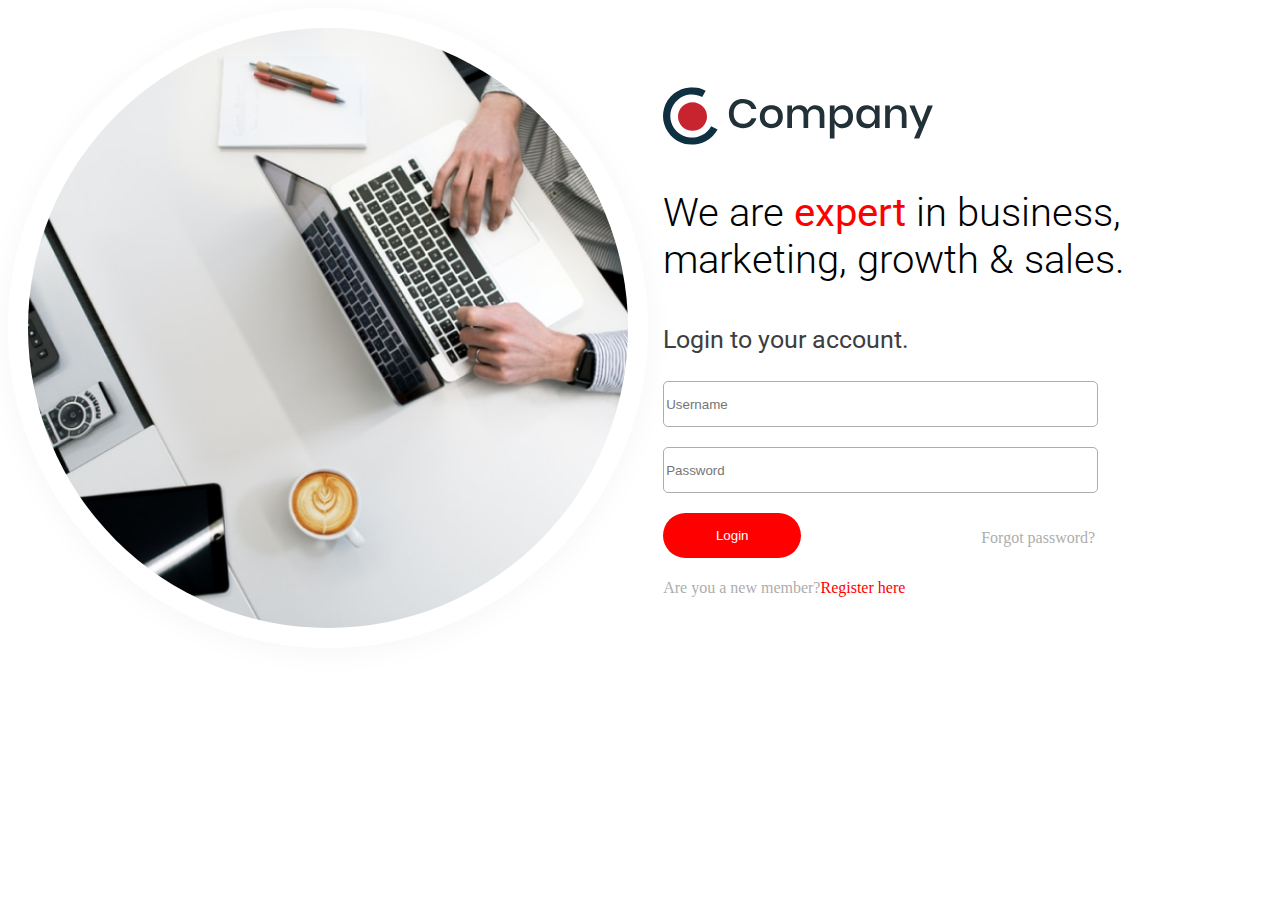
<file: index.html>
<!DOCTYPE html>
<html lang="en">
  <head>
    <meta charset="UTF-8" />
    <meta http-equiv="X-UA-Compatible" content="IE=edge" />
    <meta name="viewport" content="width=device-width, initial-scale=1.0" />
    <title>Document</title>
    <link rel="stylesheet" type="text/css" href="css/style.css" />
    <link rel="preconnect" href="https://fonts.googleapis.com">
<link rel="preconnect" href="https://fonts.gstatic.com" crossorigin>
<link href="https://fonts.googleapis.com/css2?family=Roboto:wght@300;400;900&display=swap" rel="stylesheet">
  </head>
  <body>
    <div id="main">
      <div id="left">
        <img id="bgimg" src="images/hero-image.png" />
      </div>
      <div id="right">
        <img id="header-logo" src="images/header-logo.svg">
        <p id="desc">
          We are <strong>expert</strong> in business, marketing, growth & sales.
        </p>
        <p id="login">Login to your account.</p>
        <input type="text" placeholder="Username" />
        <input type="password" placeholder="Password" />
        <div id="col-flex">
          <button>Login</button>
          <p id="forgotpswd">Forgot password?</p>
        </div>
        <p id="member">Are you a new member?<span>Register here</span></p>
      </div>
    </div>
  </body>
</html>
</file>
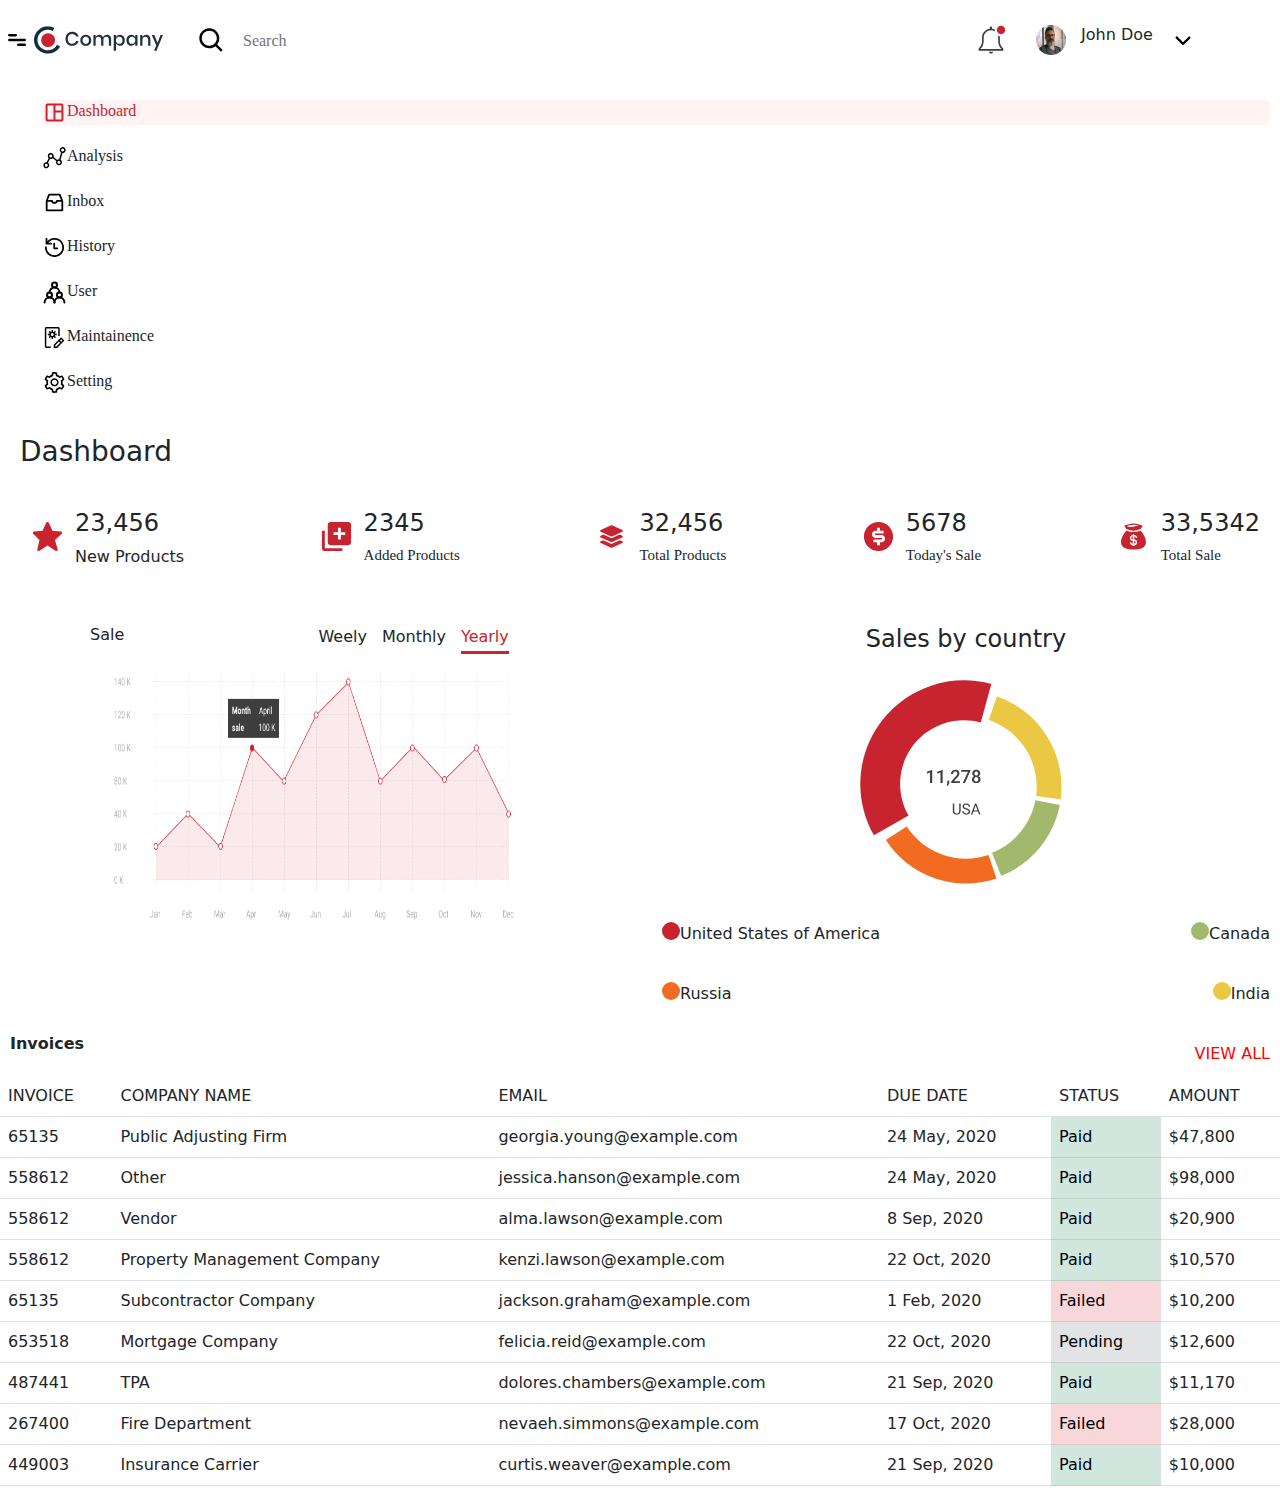
<file: dashboard.html>
<!DOCTYPE html>
<html lang="en">
<head>
    <meta charset="UTF-8">
    <meta http-equiv="X-UA-Compatible" content="IE=edge">
    <meta name="viewport" content="width=device-width, initial-scale=1.0">
    <title>Document</title>
    <link rel="stylesheet" type="text/css" href="css/dashboard.css" />
    <link type="text/css" rel="stylesheet" href="css\bootstrap.min.css">
</head>
<body>
    <div class="main">
        <div class="cont">
            <img id="menu-logo" src="images\menu-bar.svg">
            <img id="header-logo" src="images\header-logo.svg">
            <img class="search-logo" src="images/search-icon.svg">
            <input  class="search" placeholder="Search">
            <img class="nav-img" src="images\notification-icon.svg">
            <img class="nav-img" src="images\profile.png">
            <h6 class="name">John Doe</h6>
            <img class="nav-img"src="images\downward-arrow.svg">
        </div>
        <div id="sidebar">
            <ul>
                <li class="active-box box"><img class="sidebar-img" src="images/dashboard-active.svg">Dashboard</li>
                <li class="box"><img class="sidebar-img" src="images/graph-default.svg">Analysis</li>
                <li class="box"><img class="sidebar-img" src="images/inbox-default.svg">Inbox</li>
                <li class="box"><img class="sidebar-img" src="images/clock-default.svg">History</li>
                <li class="box"><img class="sidebar-img" src="images/user-default.svg">User</li>
                <li class="box"><img class="sidebar-img" src="images/maintenance-default.svg">Maintainence</li>
                <li class="box"><img class="sidebar-img" src="images/setting-default.svg">Setting</li>
            </ul>
        </div>
        <div>
            <h3 class="dash-text">Dashboard</h3>
            <div class="ratings">
                <div class="rate-box">
                    <img src="images/star.svg" class="rate-logo">
                    <div class="rate-textbox">
                      <h4>23,456</h4>
                      <p>New Products</p>
                    </div>
                </div>
                <div class="rate-box">
                  <img src="images/new-product.svg" class="rate-logo">
                  <div class="rate-textbox">
                    <h4>2345</h4>
                    <p class="rate-desc">Added Products</p>
                  </div>
              </div>
              <div class="rate-box">
                <img src="images/total-product.svg" class="rate-logo">
                <div class="rate-textbox">
                  <h4>32,456</h4>
                  <p class="rate-desc">Total Products</p>
                </div>
            </div>
            <div class="rate-box">
              <img src="images/dollar-filled.svg" class="rate-logo">
              <div class="rate-textbox">
                <h4>5678</h4>
                <p class="rate-desc">Today's Sale</p>
              </div>
          </div>
          <div class="rate-box">
            <img src="images/money-bag.svg" class="rate-logo">
            <div class="rate-textbox">
              <h4>33,5342</h4>
              <p class="rate-desc">Total Sale</p>
            </div>
        </div>
            </div>
        </div>
        <!-- <div class="graph-text">
            <h6>Sale</h6>
            <p>Weely</p>
            <p>Monthly</p>
            <p class="highlighted-text">Yearly</p>
          </div> -->
        <div class="row text-center">
            <div class="col-sm-12 col-md-6">
                
                
                <div class="graph-text">
                    <h6>Sale</h6>
                    <div class="rght">
                  <p>Weely</p>
                  <p>Monthly</p>
                  <p class="highlighted-text">Yearly</p>
                  </div>
                </div>
             <img src="images/data-graph.png" class="data-graph-img">
            </div>
            <div class="pie-chart col-sm-12 col-md-6">
              <h4>Sales by country</h4>
              <img class="pie-img" src="images/pie-chart.svg">
              <div class="upper-row">
                <div class="label">
                <div class="clr-red pie-circle"></div>
                <p class="pie-text">United States of America</p>
              </div>
              <div class="label">
                <div class="clr-green pie-circle"></div>
                <p class="pie-text">Canada</p>
              </div>
              </div>
              <div class="lower-row">
                <div class="label">
                <div class="clr-orange pie-circle"></div>
                <p class="pie-text">Russia</p>
              </div>
              <div class="label">
                <div class="clr-yellow pie-circle"></div>
                <p class="pie-text">India</p>
              </div>
              </div>
            </div>
        </div>
        <table class="table">
            <div class="table-head">
             <span><strong>Invoices</strong></span>
             <span class="viewAll">VIEW ALL</span>
            </div>
             <thead>
              
               <tr>
                 <td scope="col">INVOICE</td>
                 <td scope="col">COMPANY NAME</td>
                 <td scope="col">EMAIL</td>
                 <td scope="col">DUE DATE</td>
                 <td scope="col">STATUS</td>
                 <td scope="col">AMOUNT</td>
               </tr>
             </thead>
             <tbody>
               <tr>
                 <td>65135</td>
                 <td>Public Adjusting Firm</td>
                 <td>georgia.young@example.com</td>
                 <td>24 May, 2020</td>
                 <td class="paid table-success">Paid</td>
                 <td>$47,800</td>
     
               </tr>
               <tr>
                 <td>558612</td>
                 <td>Other</td>
                 <td>jessica.hanson@example.com</td>
                 <td>24 May, 2020</td>
                 <td class="paid table-success">Paid</td>
                 <td>$98,000</td>
     
               </tr>
               <tr>
                 <td>558612</td>
                 <td>Vendor</td>
                 <td>alma.lawson@example.com</td>
                 <td>8 Sep, 2020</td>
                 <td class="paid table-success">Paid</td>
                 <td>$20,900</td>
     
               </tr>
               <tr>
                 <td>558612</td>
                 <td>Property Management Company</td>
                 <td>kenzi.lawson@example.com</td>
                 <td>22 Oct, 2020</td>
                 <td class="paid table-success">Paid</td>
                 <td>$10,570</td>
     
               </tr>
               <tr>
                 <td>65135</td>
                 <td>Subcontractor Company</td>
                 <td>jackson.graham@example.com</td>
                 <td>1 Feb, 2020</td>
                 <td class="table-danger failed">Failed</td>
                 <td>$10,200</td>
     
               </tr>
               <tr>
                 <td>653518</td>
                 <td>Mortgage Company</td>
                 <td>felicia.reid@example.com</td>
                 <td>22 Oct, 2020</td>
                 <td class="table-secondary pending">Pending</td>
                 <td>$12,600</td>
     
               </tr>
               <tr>
                 <td>487441</td>
                 <td>TPA</td>
                 <td>dolores.chambers@example.com</td>
                 <td>21 Sep, 2020</td>
                 <td class="paid table-success">Paid</td>
                 <td>$11,170</td>
     
               </tr>
               <tr>
                 <td>267400</td>
                 <td>Fire Department</td>
                 <td>nevaeh.simmons@example.com</td>
                 <td>17 Oct, 2020</td>
                 <td class="table-danger failed">Failed</td>
                 <td>$28,000</td>
     
               </tr>
               <tr>
                 <td>449003</td>
                 <td>Insurance Carrier</td>
                 <td>curtis.weaver@example.com</td>
                 <td>21 Sep, 2020</td>
                 <td class="paid table-success">Paid</td>
                 <td>$10,000</td>
     
               </tr>
             </tbody>
           </table>
    </div>
    <script>
        document.getElementById("menu-logo").onclick = function() {
          document.getElementById("sidebar").classList.toggle("display-none");
        }
        
    </script>
</body>
</html>
</file>
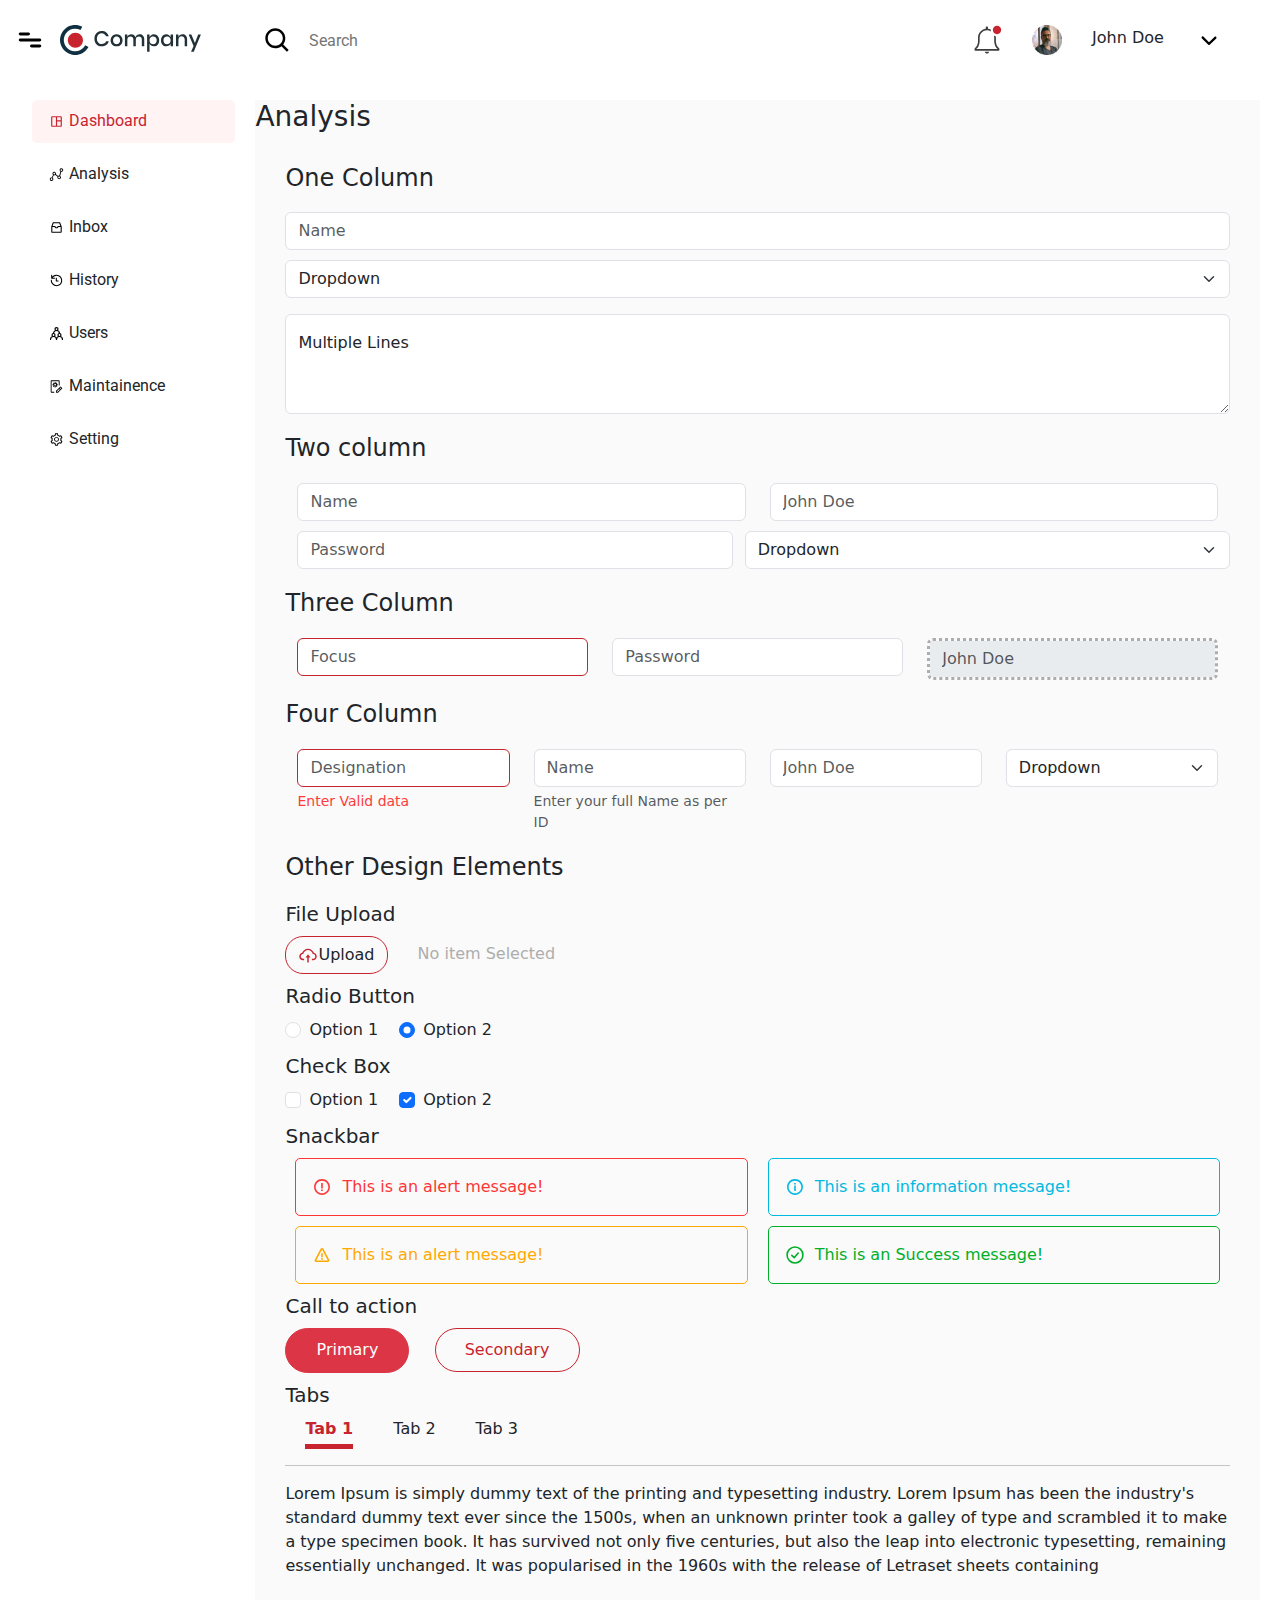
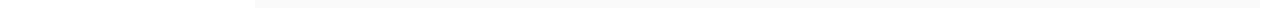
<file: innerPage.html>
<!DOCTYPE html>
<html lang="en">
<head>
    <meta charset="UTF-8">
    <meta http-equiv="X-UA-Compatible" content="IE=edge">
    <meta name="viewport" content="width=device-width, initial-scale=1.0">
   
    <link type="text/css" rel="stylesheet" href="css\bootstrap.min.css">
     <link type="text/css" rel="stylesheet" href="css\innerpageStyle.css"> 
    <link rel="preconnect" href="https://fonts.googleapis.com">
<link rel="preconnect" href="https://fonts.gstatic.com" crossorigin>
<link href="https://fonts.googleapis.com/css2?family=Roboto:wght@300;400&family=Ubuntu&display=swap" rel="stylesheet">
<link rel="preconnect" href="https://fonts.googleapis.com">
<link rel="preconnect" href="https://fonts.gstatic.com" crossorigin>
<link href="https://fonts.googleapis.com/css2?family=Roboto:wght@900&family=Ubuntu&display=swap" rel="stylesheet">   
    <title>Document</title>
</head>
<body>
    <div class="cont">
        <img id="menu-logo"src="images\menu-bar.svg">
        <img class="header-logo" src="images\header-logo.svg">
        <img class="nav-img search-icon"src="images\search-icon.svg">
        <input  class="search" placeholder="Search">
        <img class="nav-img bell" src="images\notification-icon.svg">
        <img class="nav-img" src="images\profile.png">
        <h6 class="name">John Doe</h6>
        <img class="nav-img"src="images\downward-arrow.svg">
    </div>
    <div class="main">
        <aside id="sidebar">
             <ul>
                 <li class="active-box">
                 <img class="img-logo" src="images\dashboard-active.svg">
                     <p class="active-text">Dashboard</p>
                 <li>
                 <li class="box">
                     <img class="img-logo" src="images\graph-default.svg">
                     <p class="text">Analysis</p>
                 </li>
                 <li class="box">
                     <img class="img-logo" src="images\inbox-default.svg">
                     <p class="text">Inbox</p>
                 </li>
                 <li class="box">
                     <img class="img-logo" src="images\clock-default.svg">
                     <p class="text">History</p>
                 </li>
     
                 <li class="box">
                     <img class="img-logo" src="images\user-default.svg">
                     <p class="text">Users</p>
                 </li>
                 <li class="box">
                     <img class="img-logo" src="images\maintenance-default.svg">
                     <p class="text">Maintainence</p>
                 </li>
                 <li class="box">
                   <img class="img-logo" src="images\setting-default.svg">
                   <p class="text">Setting</p>
               </li>
             </ul>
         </aside>
         <div class="main-div">
            <h3 class="dash-text">Analysis</h3>
            <form>
                <h4>One Column</h4>
                <div class="mb-3">
                  <input type="text" class="form-control" placeholder="Name" id="exampleInputEmail1" aria-describedby="emailHelp">
                  <select class="form-select select1" id="inputGroupSelect01">
                    <option selected>Dropdown</option>
                    <option value="1">One</option>
                    <option value="2">Two</option>
                    <option value="3">Three</option>
                  </select>
                </div>
                <div class="form-floating">
                    <textarea class="form-control" placeholder="Leave a comment here" id="floatingTextarea2" style="height: 100px"></textarea>
                    <label for="floatingTextarea2">Multiple Lines</label>
                  </div>
                 
                  <h4>Two column</h4>
                 
                  <div class="row">
                    <div class="col">
                      <input type="text" class="form-control" placeholder="Name" aria-label="First name">
                    </div>
                    <div class="col">
                      <input type="text" class="form-control" placeholder="John Doe" aria-label="Last name">
                    </div>
                  </div>
                  <div class="row">
                    <div class="col">
                      <input type="password" class="form-control" placeholder="Password" aria-label="First name">
                    </div>
                    <select class="form-select col" id="inputGroupSelect01">
                        <option selected>Dropdown</option>
                        <option value="1">One</option>
                        <option value="2">Two</option>
                        <option value="3">Three</option>
                      </select>
                  </div>
                
                  <h4>Three Column</h4>
                  <div class="row">
                    <div class="col">
                      <input type="text" class="form-control redborder" placeholder="Focus" aria-label="First name">
                    </div>
                    <div class="col">
                      <input type="password" class="form-control" placeholder="Password" aria-label="Last name">
                    </div>
                    <div class="col">
                        <input type="text" class="form-control disabled" placeholder="John Doe" aria-label="Last name" disabled>
                      </div>
                  </div>
                  <h4>Four Column</h4>
                  <div class="row">
                    <div class="col">
                        <input type="email" class="form-control redborder" placeholder="Designation" id="exampleInputEmail1" aria-describedby="emailHelp">
                        <div id="emailHelp" class="form-text red-text">Enter Valid data</div>
                      </div>
                      <div class="col">
                        <input type="email" class="form-control" id="exampleInputEmail1" aria-describedby="emailHelp" placeholder="Name">
                        <div id="emailHelp" class="form-text">Enter your full Name as per ID</div>
                      </div>
                    <div class="col">
                      <input type="text" class="form-control" placeholder="John Doe" aria-label="Last name">
                    </div>
                    <div class="col">
                        <select class="form-select col" id="inputGroupSelect01">
                            <option selected>Dropdown</option>
                            <option value="1">One</option>
                            <option value="2">Two</option>
                            <option value="3">Three</option>
                          </select>
                      </div>
                    </div>
          
                
                  <h4>Other Design Elements</h4>
                  <h5>File Upload</h5>
                    <button class="btn btn-upload"><img src="images/cloud-upload-icon.svg">Upload</button>
                    <span class="upload-text">No item Selected</span>
                    <h5>Radio Button</h5>
                    <div class="form-check form-check-inline">
                        <input class="form-check-input" type="radio" name="inlineRadioOptions" id="inlineRadio1" value="option1">
                        <label class="form-check-label" for="inlineRadio1">Option 1</label>
                      </div>
                      <div class="form-check form-check-inline checked">
                        <input class="form-check-input" type="radio" name="inlineRadioOptions" id="inlineRadio2" value="option2" checked>
                        <label class="form-check-label" for="inlineRadio2">Option 2</label>
                      </div>
                      <h5>Check Box</h5>
                      <div class="form-check form-check-inline">
                        <input class="form-check-input" type="checkbox" id="inlineCheckbox1" value="option1">
                        <label class="form-check-label" for="inlineCheckbox1">Option 1</label>
                      </div>
                      <div class="form-check form-check-inline">
                        <input class="form-check-input checked check" type="checkbox" id="inlineCheckbox2" value="option2" checked>
                        <label class="form-check-label" for="inlineCheckbox2">Option 2</label>
                      </div>
                      <h5>Snackbar</h5>
                      <div class="row">
                      <div class="alert danger d-flex align-items-center col" role="alert">
                        <img src="images/error-icon.svg" class="error-img">
                          This is an alert message!
                      </div>
                      <div class="alert primary d-flex align-items-center col" role="alert">
                        <img src="images/info-icon.svg" class="error-img">
                        This is an information message!
                      </div>
                      </div>
                      <div class="row">
                        <div class="alert warning d-flex align-items-center col" role="alert">
                          <img src="images/warning-icon.svg" class="error-img">
                            This is an alert message!
                        </div>
                        <div class="alert success d-flex align-items-center col" role="alert">
                          <img src="images/success-icon.svg" class="error-img">
                          This is an Success message!
                        </div>
                        </div>
                      <h5>Call to action</h5>
                      <button type="button" class="btn btn-danger red">Primary</button>
                      <button type="button" class="btn white">Secondary</button>
                      <h5>Tabs</h5>
                      <div class="tab">
                        <p class="highlighted-tab tab-data"><strong>Tab 1</strong></p>
                        <p class="tab-data">Tab 2</p>
                        <p class="tab-data">Tab 3</p>
                      </div>
                      <hr>
                      <p>
                        Lorem Ipsum is simply dummy text of the printing and typesetting industry. Lorem Ipsum has been the industry's standard dummy text ever since the 1500s, when an unknown printer took a galley of type and scrambled it to make a type specimen book. It has survived not only five centuries, but also the leap into electronic typesetting, remaining essentially unchanged. It was popularised in the 1960s with the release of Letraset sheets containing
                      </p>

              </form>
         </div>
         </div>
         <script>
          var s=document.getElementById("sidebar");
          var x=document.getElementById("menu-logo");
          x.addEventListener("click",()=> {
               
          })
          document.getElementById("menu-logo").onclick = function() {
            document.getElementById("sidebar").classList.toggle("display-none");
          }
          
      </script>
</body>
</html>
</file>
<file: css/style.css>
#bgimg{
   height: 600px;
   width: 600px;
   box-shadow: 0px 4px 31px #0000000A;
   border: 20px solid #FFFFFF;
   opacity: 1;
   border-radius: 50%;
   background-position-x: 166px;
   background-position-y: 72px;
}

#main{
   display: flex;
   flex-direction: row;
   justify-content: space-between;
   align-items: center;
}
#left{
   width: 40%;
}
#right{
   margin: 40px 40px 0px 30px;
   padding: 0px;
   width: 45%;
}

h1{
   font-family: 'Lucida Sans', 'Lucida Sans Regular', 'Lucida Grande', 'Lucida Sans Unicode', Geneva, Verdana, sans-serif;
   height: 58px;
}
#desc{
   font: normal normal 300 40px/47px Roboto;
   letter-spacing: 0px;
}
#login{
   font: normal normal normal 25px/33px Roboto;
   color: #3E3E3E;
opacity: 1;
}
input{
   width:429px;
   height: 42px;
   margin-bottom: 20px;
   border-radius: 5px;
   border: 1px solid #ADADAD;
}
button{
   height: 45px;
   width: 138px;
   background-color: red;
   color: white;
   border: none;
   border-radius: 23px;
   margin-right: 180px;
   /* font-weight: 500px; */
   /* opacity: 1; */ 
}
#col-flex{
   display: flex;
   flex-direction: row;
   
}
strong{
   color: red;
}
#forgotpswd{
   /* align-items: right; */ 
   color: #ADADAD;  
}
span{
   color: red;
}
#member{
   color: #ADADAD;
}
#header-logo{
   width: 272px;
   height: 58px;
}
@media screen and (min-width:900px) and (max-width:1150px){
   #left{
      width: 30%;
   }
   #right{
      width: 45%;
   }
   #bgimg{
         height: 400px;
         width: 400px;
   }
}
@media screen and (min-width:360px) and (max-width:900px){
   
   #main{
      flex-direction: column;
      /* justify-content: center; */
      display: inline-block;
   text-align: center;

   }
   #bgimg{
      height: 600px;
      width: 600px;     
   }
   #left{
      width: 100%;
   }
   #right{
      width: 100%;
      /* margin-left: 100px; */
   }
 
   button{
      margin-left: 180px;
      margin-right: 180px;
   }

   
}
</file>
<file: css/dashboard.css>
body{
    /* height: 100%; */
    overflow-x: hidden;
}
.main{
    width: 100%;
    /* height: 100%; */
    /* background-color: #aabbcc; */
}
.cont {
    display: flex;
  } 
  #menu-logo {
    /* height:  30px; */
    /* width:  30px; */
    margin: 15px 5px;
  }
  #sidebar{
    width: 100%;
    font: normal normal normal 16px/21px Roboto;
    letter-spacing: 0px;
    opacity: 1;
    padding-bottom: 20px;

  }
  h3{
    margin: 10px 20px;
  }
  .box{
    margin: 20px 10px;
  }
  .nav-img {
    height:  30px;
    width:  30px;
    margin: 25px 15px;
  }
  .search {
    display: none;
  }
  .search-icon {
    /* margin-left: 60px; */
    display: none;
  }  
  .name{
    margin-top: 25px;
  }
.sidebar-img{
    height: 25px;
    width: 25px;
}
ul{
    list-style-type: none;
}
.display-none{
    display: none;
  }
#header-logo{
    width: 130px;
}
.search-logo{
    display: none;
}

.ratings{
    width: 100%;
    display: flex;
    flex-direction: row;
    margin: 10px;
    justify-content: space-between;
    flex-wrap: wrap;
  }
  .rate-box{
    background-color: white;
    border-radius: 5px;
    margin: 20px;
  }
  .rate-logo{
    height: 35px;
    width: 35px;
    margin-top: 20px;
  }
  .rate-textbox{
    display: flex;
    flex-direction: column;
    float: right;
    margin: 10px;
    /* gap: 1rem; */
  }
  .rate-desc{
    font: normal normal normal 15px/20px Roboto;
  }

  .graphs{
    display: flex;
    flex-direction: row;
  }
  .graph-text{
    display: flex;
    flex-direction: row;
    margin: 0px 90px;
    /* margin-bottom: 15px; */
  }
  .rght>p{
    margin-left: 15px;
  }
  .rght{
    
    display: flex;
    flex-direction: row;
    position: relative;
    left: 40%;
  }
  .data-graph-img{
    width: 18.75rem;
    /* padding: 10px; */
  }
  .highlighted-text{
    color: #C8242F;
    /* text-decoration: underline #C8242F; */
    padding-bottom: 2px;
    border-bottom: solid #C8242F;
  }
  .pie-circle{
    border-radius: 50%;
    width: 18px;
    height: 18px;
  }
  .clr-red{
    background-color: #C8242F;
  }
  .clr-green{
    background-color: #A2B86C;
  }
  .clr-orange{
    background-color: #F16C20;
  }
  .clr-yellow{
    background-color: #EBC844;
  }
  .upper-row{
    display: flex;
    flex-direction: row;
    justify-content: space-between;
    /* margin: 1px; */
}
.lower-row{
    display: flex;
    flex-direction: row;
    justify-content: space-between;
}
.pie-img{
    width: 200px;
}
.label{
    display: flex;
    flex-direction: row;
    margin: 10px;
}
.active-box{
    background: #fff3f4 0% 0% no-repeat padding-box;
    border-radius: 5px;
    margin-top: 20px;
    color: #C8242F;
}
 
  strong{
    margin: 10px;
  }
.viewAll{
    color: red;
    float: right;
    margin: 10px;
}


  @media screen and (min-width:500px) {
    .data-graph-img{
        width: 400px;
        height: 250px;
    }
    .pie-img{
        width: 250px;
    }
    .search{
    margin-left: 15px;
    display: inline;
    width: 5rem;
    text-align: left;
    font: normal normal normal 16px/21px Roboto;
    letter-spacing: 0px;
    color: #000000;
    border-width: 0px;
    }
    .search-logo{
        display: inline;
        width: 30px ;
        height: 30px ;
        margin-top: 25px;
        margin-left: 2rem;
    }
  }
  @media screen and (min-width:700px) {
    .search{
        width: 10rem;
    }
  }
  @media screen and (min-width:800px) {
    .search{
        width: 25rem;
    }
  }
  @media screen and (min-width:900px) {
    .search{
        width: 45rem;
    }
  }
</file>
